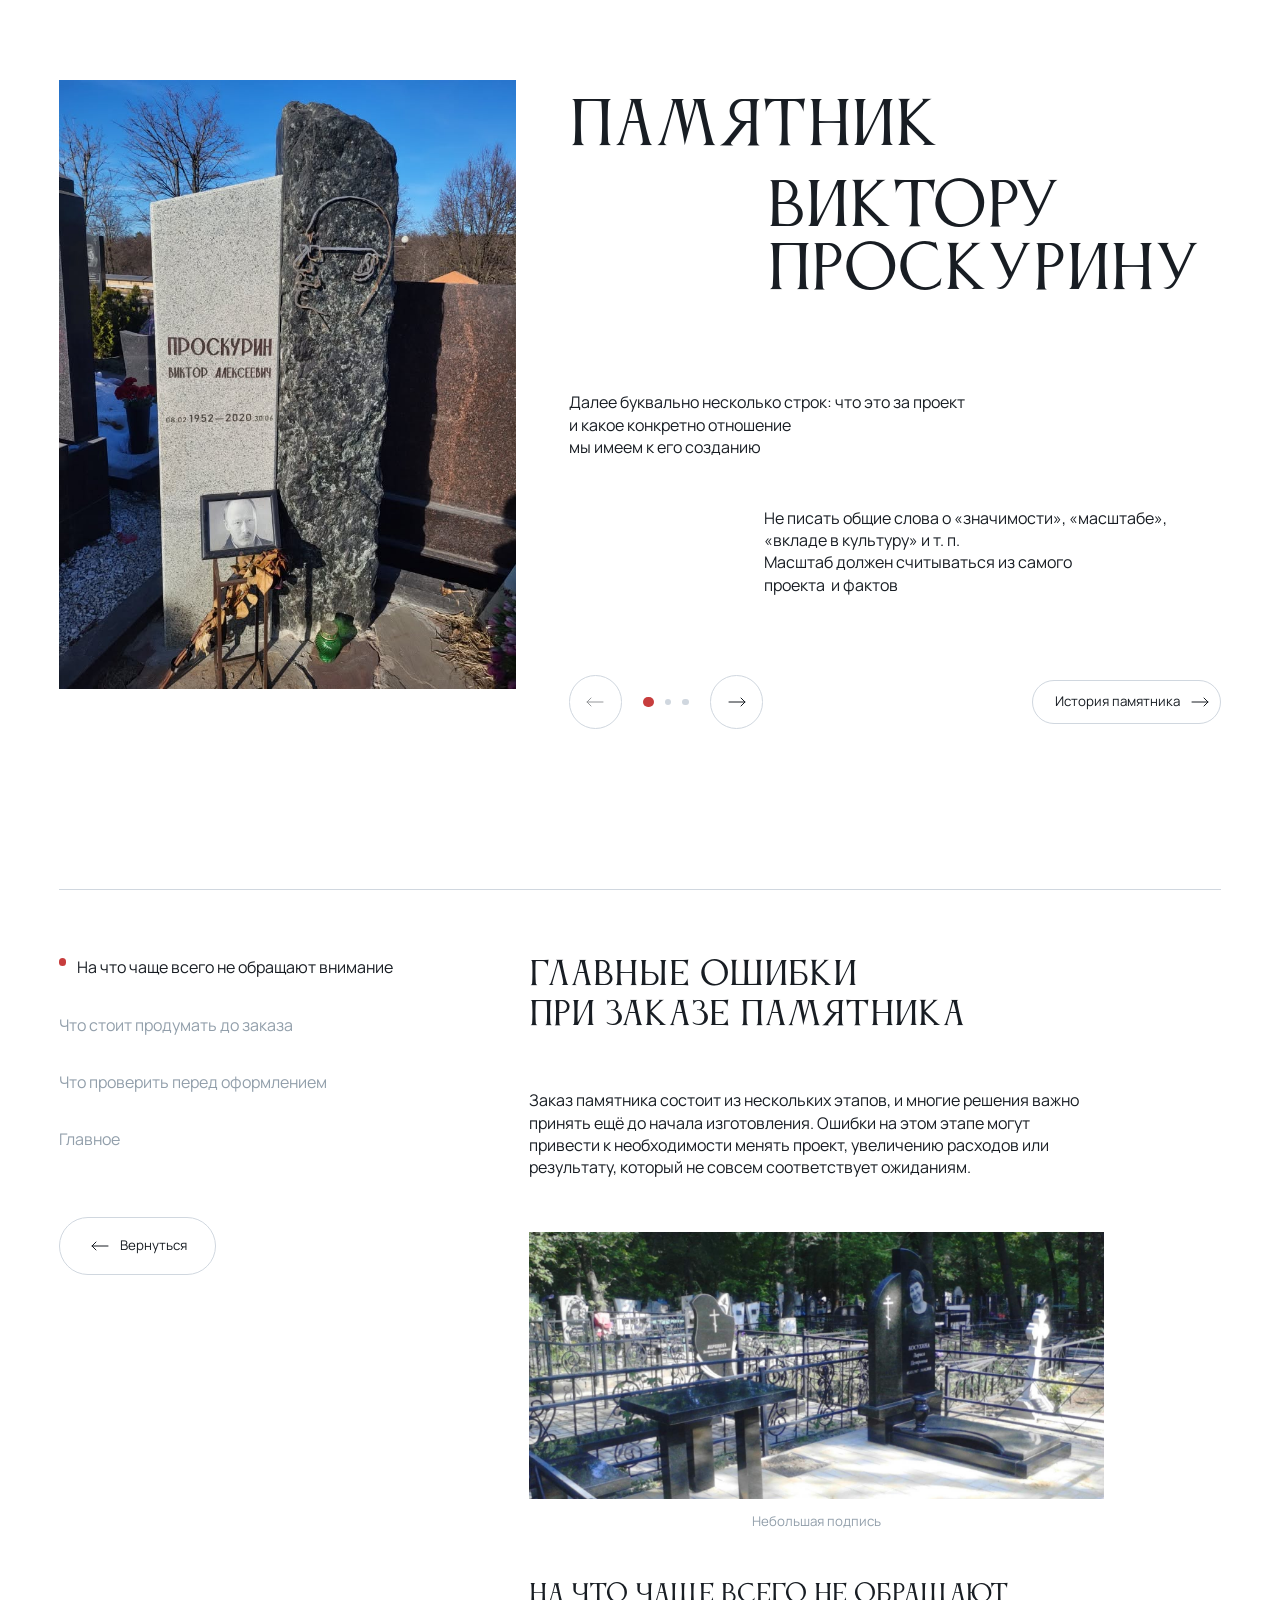
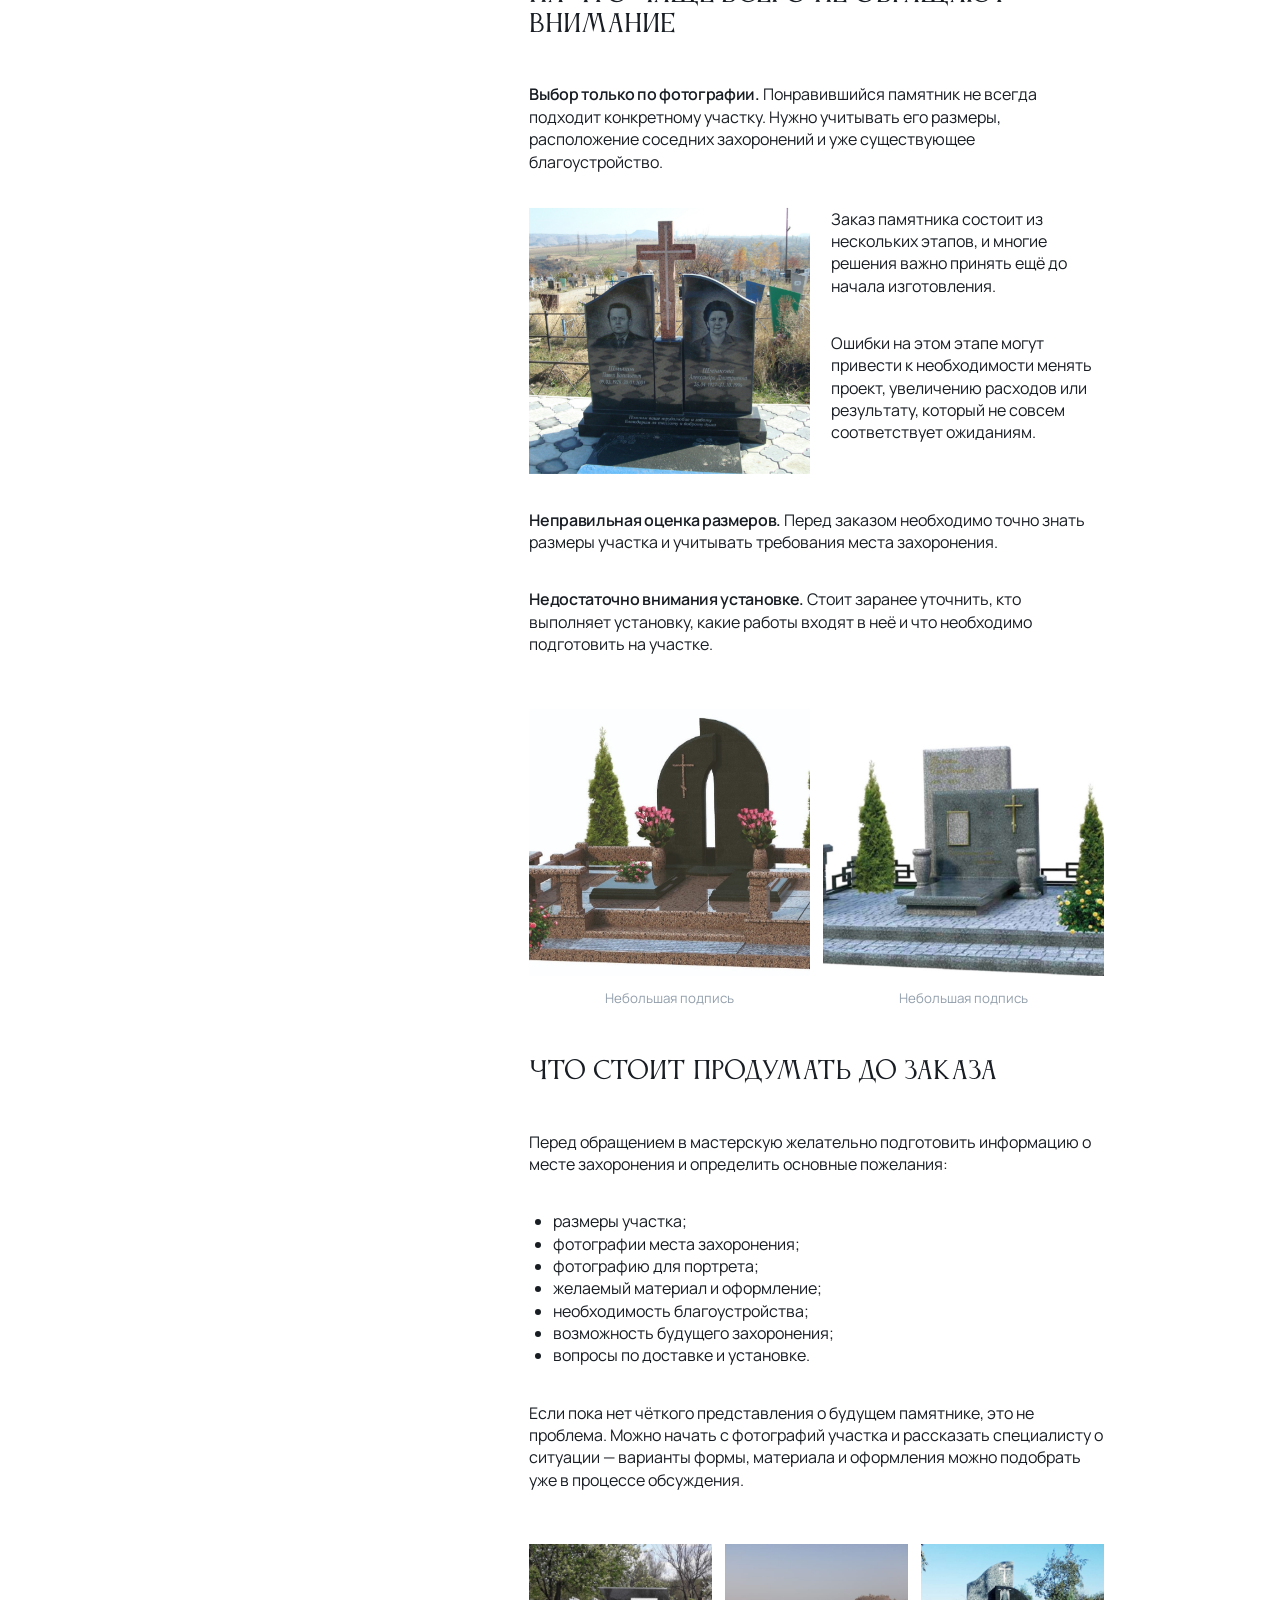
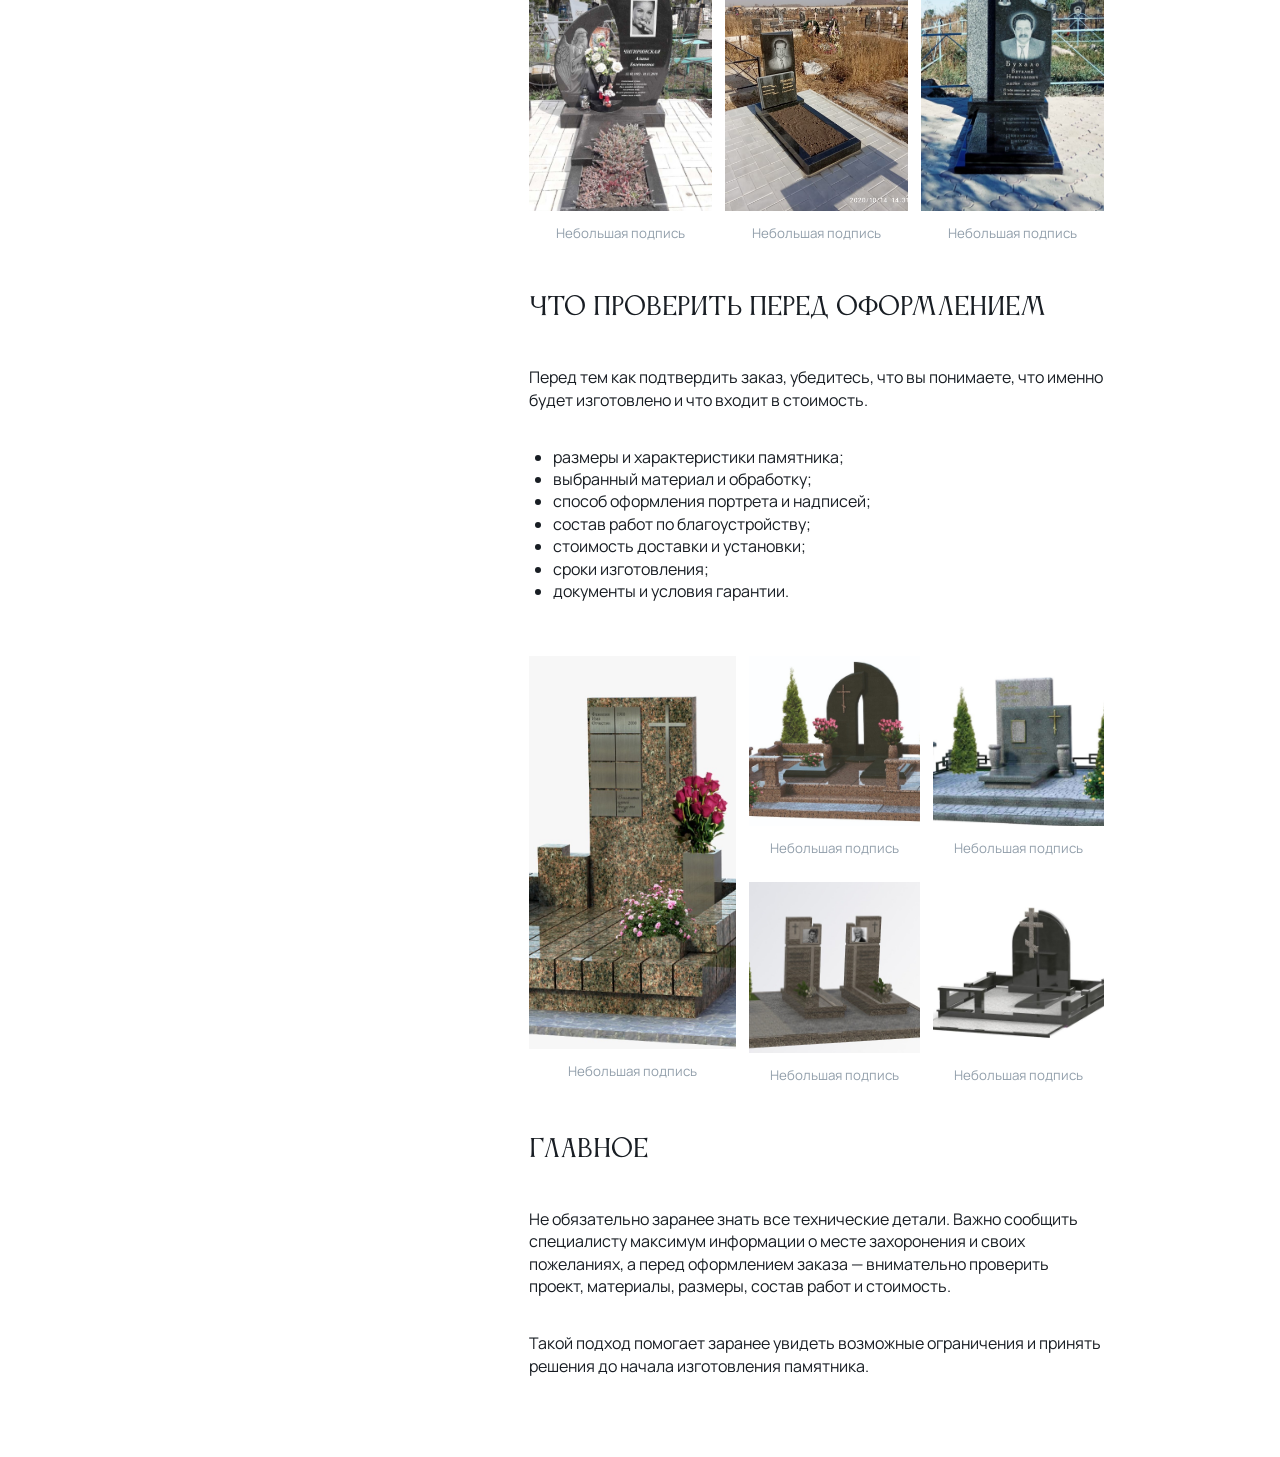
<file: index.html>
<!DOCTYPE html>
<html lang="ru">
<head>
    <meta charset="UTF-8">
    <meta name="viewport" content="width=device-width, initial-scale=1.0">
    <meta name="description" content="Тестовое Задание Новиков Александр">

    <link rel="stylesheet" href="./css/swiper-bundle.min.css">
    <link rel="stylesheet" href="./css/global.css">
    <link rel="stylesheet" href="./css/main.css">
    <link rel="stylesheet" href="./css/article.css">
    <link rel="stylesheet" href="./css/gallery.css">

    <title>Памятник Виктору Проскурину</title>
</head>
<body>
    <main class="page">
        <section class="main-section" id="main" aria-label="Памятник Виктору Проскурину">
            <h1 class="main-mobile-title">Памятник<br>Виктору<br>Проскурину</h1>

            <div class="main-photo">
                <img src="./static/images/proskurin.png" alt="Памятник Виктору Проскурину" width="750" height="1000" fetchpriority="high" decoding="async">
            </div>

            <div class="main-content">
                <div class="swiper main-swiper" aria-label="Истории памятников">
                    <div class="swiper-wrapper">
                        <div class="swiper-slide main-slide" data-image="./static/images/proskurin.png" data-image-alt="Памятник Виктору Проскурину" aria-hidden="false">
                            <h1 class="main-title">
                                <span>Памятник</span>
                                <span>Виктору<br>Проскурину</span>
                            </h1>

                            <p class="main-intro">Далее буквально несколько строк: что это за проект<br class="desktop-break"> и какое конкретно отношение<br class="desktop-break"> мы имеем к его созданию</p>

                            <p class="main-description">Не писать общие слова о «значимости», «масштабе», «вкладе в культуру» и т. п.<br class="desktop-break"> Масштаб должен считываться из самого<br class="desktop-break"> проекта&nbsp; и фактов</p>
                        </div>

                        <div class="swiper-slide main-slide" data-image="./static/images/memorial-portrait-1.jpg" data-image-alt="Памятник с портретом и цветником" aria-hidden="true">
                            <h1 class="main-title">
                                <span>Памятник</span>
                                <span>Виктору<br>Проскурину</span>
                            </h1>

                            <p class="main-intro">Далее буквально несколько строк: что это за проект<br class="desktop-break"> и какое конкретно отношение<br class="desktop-break"> мы имеем к его созданию</p>

                            <p class="main-description">Не писать общие слова о «значимости», «масштабе», «вкладе в культуру» и т. п.<br class="desktop-break"> Масштаб должен считываться из самого<br class="desktop-break"> проекта&nbsp; и фактов</p>
                        </div>

                        <div class="swiper-slide main-slide" data-image="./static/images/memorial-portrait-2.jpg" data-image-alt="Памятник на благоустроенном участке" aria-hidden="true">
                            <h1 class="main-title">
                                <span>Памятник</span>
                                <span>Виктору<br>Проскурину</span>
                            </h1>

                            <p class="main-intro">Далее буквально несколько строк: что это за проект<br class="desktop-break"> и какое конкретно отношение<br class="desktop-break"> мы имеем к его созданию</p>

                            <p class="main-description">Не писать общие слова о «значимости», «масштабе», «вкладе в культуру» и т. п.<br class="desktop-break"> Масштаб должен считываться из самого<br class="desktop-break"> проекта&nbsp; и фактов</p>
                        </div>
                    </div>
                </div>

                <div class="main-controls">
                    <div class="main-navigation">
                        <button class="main-arrow-button main-prev" type="button" aria-label="Предыдущий слайд" disabled>
                            <img class="arrow arrow-left" src="./static/svg/arrow.svg" width="36" height="36" alt="" aria-hidden="true">
                        </button>

                        <div class="main-pagination" aria-label="Выбор слайда">
                            <button class="main-dot main-dot-active" type="button" data-slide="0" aria-label="Слайд 1" aria-current="true"></button>
                            <button class="main-dot" type="button" data-slide="1" aria-label="Слайд 2"></button>
                            <button class="main-dot" type="button" data-slide="2" aria-label="Слайд 3"></button>
                        </div>

                        <button class="main-arrow-button main-next" type="button" aria-label="Следующий слайд">
                            <img class="arrow" src="./static/svg/arrow.svg" width="36" height="36" alt="" aria-hidden="true">
                        </button>
                    </div>

                    <a class="main-history" href="#article">История памятника<img class="arrow" src="./static/svg/arrow.svg" width="36" height="36" alt="" aria-hidden="true"></a>
                </div>
            </div>
        </section>


        <div class="article-layout" id="article">
            <aside class="article-sidebar">
                <nav class="article-navigation" aria-label="Разделы статьи">
                    <a class="article-navigation-link article-navigation-link-active" href="#attention" aria-current="location">На что чаще всего не обращают внимание</a>
                    <a class="article-navigation-link" href="#preparation">Что стоит продумать до заказа</a>
                    <a class="article-navigation-link" href="#order">Что проверить перед оформлением</a>
                    <a class="article-navigation-link" href="#summary">Главное</a>
                </nav>

                <a class="article-back" href="#main"><img class="arrow arrow-left" src="./static/svg/arrow.svg" width="36" height="36" alt="" aria-hidden="true">Вернуться</a>
            </aside>

            <article class="article" aria-labelledby="article-title">
                <header class="article-introduction">
                    <h2 id="article-title">Главные ошибки<br>при заказе памятника</h2>

                    <p>Заказ памятника состоит из нескольких этапов, и многие решения важно принять ещё до начала изготовления. Ошибки на этом этапе могут привести к необходимости менять проект, увеличению расходов или результату, который не совсем соответствует ожиданиям.</p>
                </header>

                <div class="gallery gallery-single">
                    <figure class="gallery-photo">
                        <button class="gallery-image gallery-open" type="button" aria-label="Открыть фотографию">
                            <img src="./static/images/memorial-site.jpg" alt="Памятник на благоустроенном участке с оградой" loading="lazy" decoding="async">
                        </button>

                        <figcaption class="gallery-caption">Небольшая подпись</figcaption>
                    </figure>
                </div>

                <section class="article-section" id="attention" aria-labelledby="attention-title">
                    <h3 id="attention-title">На что чаще всего не обращают внимание</h3>

                    <div class="attention-content">
                        <p class="choice"><strong>Выбор только по фотографии.</strong> Понравившийся памятник не всегда подходит конкретному участку. Нужно учитывать его размеры, расположение соседних захоронений и уже существующее благоустройство.</p>

                        <div class="photo-text">
                            <button class="article-image gallery-open" type="button" aria-label="Открыть фотографию">
                                <img src="./static/images/family-memorial.jpg" alt="Семейный памятник с двумя портретами и крестом" loading="lazy" decoding="async">
                            </button>

                            <div class="photo-description">
                                <p>Заказ памятника состоит из нескольких этапов, и многие решения важно принять ещё до начала изготовления.</p>

                                <p>Ошибки на этом этапе могут привести к необходимости менять проект, увеличению расходов или результату, который не совсем соответствует ожиданиям.</p>
                            </div>
                        </div>

                        <p class="dimensions"><strong>Неправильная оценка размеров.</strong> Перед заказом необходимо точно знать размеры участка и учитывать требования места захоронения.</p>

                        <p class="installation"><strong>Недостаточно внимания установке.</strong> Стоит заранее уточнить, кто выполняет установку, какие работы входят в неё и что необходимо подготовить на участке.</p>
                    </div>
                </section>

                <div class="gallery gallery-pair">
                    <figure class="gallery-photo">
                        <button class="gallery-image gallery-open" type="button" aria-label="Открыть фотографию">
                            <img src="./static/images/memorial-project-1.jpg" alt="Проект памятника с крестом и благоустройством" loading="lazy" decoding="async">
                        </button>

                        <figcaption class="gallery-caption">Небольшая подпись</figcaption>
                    </figure>

                    <figure class="gallery-photo">
                        <button class="gallery-image crop-project gallery-open" type="button" aria-label="Открыть фотографию">
                            <img src="./static/images/memorial-project-2.jpg" alt="Проект памятника с серой гранитной стелой" loading="lazy" decoding="async">
                        </button>

                        <figcaption class="gallery-caption">Небольшая подпись</figcaption>
                    </figure>
                </div>

                <section class="article-section" id="preparation" aria-labelledby="preparation-title">
                    <h3 id="preparation-title">Что стоит продумать до заказа</h3>

                    <div class="article-content">
                        <p>Перед обращением в мастерскую желательно подготовить информацию о месте захоронения и определить основные пожелания:</p>

                        <ul>
                            <li>размеры участка;</li>
                            <li>фотографии места захоронения;</li>
                            <li>фотографию для портрета;</li>
                            <li>желаемый материал и оформление;</li>
                            <li>необходимость благоустройства;</li>
                            <li>возможность будущего захоронения;</li>
                            <li>вопросы по доставке и установке.</li>
                        </ul>

                        <p>Если пока нет чёткого представления о будущем памятнике, это не проблема. Можно начать с фотографий участка и рассказать специалисту о ситуации — варианты формы, материала и оформления можно подобрать уже в процессе обсуждения.</p>
                    </div>
                </section>

                <div class="gallery gallery-triple">
                    <figure class="gallery-photo">
                        <button class="gallery-image gallery-open" type="button" aria-label="Открыть фотографию">
                            <img src="./static/images/memorial-portrait-1.jpg" alt="Памятник с портретом и цветником" loading="lazy" decoding="async">
                        </button>

                        <figcaption class="gallery-caption">Небольшая подпись</figcaption>
                    </figure>

                    <figure class="gallery-photo">
                        <button class="gallery-image gallery-open" type="button" aria-label="Открыть фотографию">
                            <img src="./static/images/memorial-portrait-2.jpg" alt="Памятник с портретом на благоустроенном участке" loading="lazy" decoding="async">
                        </button>

                        <figcaption class="gallery-caption">Небольшая подпись</figcaption>
                    </figure>

                    <figure class="gallery-photo">
                        <button class="gallery-image gallery-open" type="button" aria-label="Открыть фотографию">
                            <img src="./static/images/memorial-portrait-3.jpg" alt="Гранитный памятник с гравированным портретом" loading="lazy" decoding="async">
                        </button>

                        <figcaption class="gallery-caption">Небольшая подпись</figcaption>
                    </figure>
                </div>

                <section class="article-section" id="order" aria-labelledby="order-title">
                    <h3 id="order-title">Что проверить перед оформлением</h3>

                    <div class="article-content">
                        <p>Перед тем как подтвердить заказ, убедитесь, что вы понимаете, что именно будет изготовлено и что входит в стоимость.</p>

                        <ul>
                            <li>размеры и характеристики памятника;</li>
                            <li>выбранный материал и обработку;</li>
                            <li>способ оформления портрета и надписей;</li>
                            <li>состав работ по благоустройству;</li>
                            <li>стоимость доставки и установки;</li>
                            <li>сроки изготовления;</li>
                            <li>документы и условия гарантии.</li>
                        </ul>
                    </div>
                </section>

                <div class="gallery gallery-mosaic">
                    <figure class="gallery-photo">
                        <button class="gallery-image crop-tall gallery-open" type="button" aria-label="Открыть фотографию">
                            <img src="./static/images/memorial-project-3.jpg" alt="Проект мемориального комплекса со скамейкой и цветами" loading="lazy" decoding="async">
                        </button>

                        <figcaption class="gallery-caption">Небольшая подпись</figcaption>
                    </figure>

                    <figure class="gallery-photo">
                        <button class="gallery-image gallery-open" type="button" aria-label="Открыть фотографию">
                            <img src="./static/images/memorial-project-1.jpg" alt="Проект комплекса с крестом" loading="lazy" decoding="async">
                        </button>

                        <figcaption class="gallery-caption">Небольшая подпись</figcaption>
                    </figure>

                    <figure class="gallery-photo">
                        <button class="gallery-image crop-wide gallery-open" type="button" aria-label="Открыть фотографию">
                            <img src="./static/images/memorial-project-2.jpg" alt="Проект комплекса с гранитной стелой" loading="lazy" decoding="async">
                        </button>

                        <figcaption class="gallery-caption">Небольшая подпись</figcaption>
                    </figure>

                    <figure class="gallery-photo">
                        <button class="gallery-image crop-detail gallery-open" type="button" aria-label="Открыть фотографию">
                            <img src="./static/images/memorial-project-4.jpg" alt="Проект благоустройства семейного захоронения" loading="lazy" decoding="async">
                        </button>

                        <figcaption class="gallery-caption">Небольшая подпись</figcaption>
                    </figure>

                    <figure class="gallery-photo">
                        <button class="gallery-image gallery-open" type="button" aria-label="Открыть фотографию">
                            <img src="./static/images/memorial-project-5.jpg" alt="Проект памятника из тёмного камня" loading="lazy" decoding="async">
                        </button>

                        <figcaption class="gallery-caption">Небольшая подпись</figcaption>
                    </figure>
                </div>

                <section class="article-section" id="summary" aria-labelledby="summary-title">
                    <h3 id="summary-title">Главное</h3>

                    <div class="article-content">
                        <p>Не обязательно заранее знать все технические детали. Важно сообщить специалисту максимум информации о месте захоронения и своих пожеланиях, а перед оформлением заказа — внимательно проверить проект, материалы, размеры, состав работ и стоимость.</p>

                        <p>Такой подход помогает заранее увидеть возможные ограничения и принять решения до начала изготовления памятника.</p>
                    </div>
                </section>
            </article>
        </div>
    </main>

    <script src="./js/swiper-bundle.min.js" defer></script>
    <script src="./js/slider.js" defer></script>
    <script src="./js/scroll.js" defer></script>
    <script src="./js/gallery.js" defer></script>
</body>
</html>
</file>
<file: css/global.css>
:root {
    --color-900: #181D23;
    --color-300: #929FAB;
    --color-100: #D0D7DF;
    --color-500: #C73D3D;
    --color-0: #FFFFFF;
}

@font-face {
    font-family: "Anticva";
    src: url("../static/fonts/Anticva-Regular.otf") format("opentype");
    font-weight: 400;
    font-style: normal;
    font-display: swap;
}

@font-face {
    font-family: "Manrope";
    src: url("../static/fonts/Manrope.ttf") format("truetype");
    font-weight: 200 800;
    font-style: normal;
    font-display: swap;
}

* {
    box-sizing: border-box;
}

html {
    font-size: min(0.8333333333vw, calc(1254px / 109));
    scroll-behavior: smooth;
    scrollbar-color: #000000 var(--color-0);
}

::-webkit-scrollbar {
    width: 8px;
    height: 8px;
    background: var(--color-0);
}

::-webkit-scrollbar-track,
::-webkit-scrollbar-corner {
    background: var(--color-0);
}

::-webkit-scrollbar-thumb {
    background: #000000;
    border-radius: 8px;
}

::-webkit-scrollbar-button {
    display: none;
    width: 0;
    height: 0;
}

@supports selector(::-webkit-scrollbar) {
    html {
        scrollbar-color: auto;
    }
}

::selection {
    background: #000000;
    color: var(--color-0);
}

body {
    margin: 0;
    background: var(--color-0);
    color: var(--color-900);
    font-family: "Manrope", Arial, sans-serif;
    font-size: max(14px, 1rem);
    -webkit-font-smoothing: antialiased;
}

h1,
h2,
h3,
p,
figure,
ul {
    margin: 0;
}

a {
    color: inherit;
    text-decoration: none;
}

button {
    padding: 0;
    border: 0;
    background: transparent;
    color: inherit;
    font: inherit;
    cursor: pointer;
}

a,
button {
    -webkit-tap-highlight-color: transparent;
}

a:focus-visible,
button:focus-visible {
    outline: 2px solid var(--color-500);
    outline-offset: 5px;
}

@media (max-width: 480px) {
    html {
        font-size: 16px;
    }
}

@media (prefers-reduced-motion: reduce) {
    html {
        scroll-behavior: auto;
    }

    *,
    *::before,
    *::after {
        transition-duration: 0.01ms !important;
    }
}

.page {
    width: calc(100% - 11rem);
    max-width: 1254px;
    margin-inline: auto;
    padding-bottom: 7.5rem;
}

@media (max-width: 480px) {
    .page {
        width: calc(100% - 32px);
        padding-bottom: 80px;
    }
}

.main-photo img,
.article-image img,
.gallery-image img {
    position: absolute;
    inset: 0;
    width: 100%;
    height: 100%;
}

.arrow {
    width: 2.25rem;
    height: 2.25rem;
    flex-shrink: 0;
}

.arrow-left {
    transform: rotate(180deg);
}

@media (max-width: 480px) {
    .arrow {
        width: 24px;
        height: 24px;
    }
}
</file>
<file: css/main.css>
.main-arrow-button:disabled .arrow {
    opacity: 0.45;
}

.main-section {
    display: grid;
    grid-template-columns: 686fr 979fr;
    gap: 4.9375rem;
    padding-top: 7.5rem;
}

.main-mobile-title {
    display: none;
}

.main-photo {
    position: relative;
    align-self: start;
    aspect-ratio: 686/914;
}

.main-photo img {
    object-fit: cover;
}

.main-content {
    min-width: 0;
    padding-top: 1.5rem;
}

.main-swiper {
    width: 100%;
}

.main-slide {
    min-height: 41.6875rem;
    font-size: max(12px, 1.5rem);
    line-height: 1.4;
}

.main-title {
    font-family: "Anticva", Georgia, serif;
    font-weight: 400;
    font-size: 5.5rem;
    line-height: 1.08;
    text-transform: uppercase;
}

.main-title span {
    display: block;
    text-box: trim-both cap alphabetic;
}

.main-title span + span {
    margin-top: 1.625rem;
    margin-left: 18.625rem;
}

.main-intro {
    width: 63.94%;
    margin-top: 8.25rem;
}

.main-description {
    width: 70.07%;
    margin-top: 4.5rem;
    margin-left: auto;
}

.main-intro,
.main-description {
    text-box: trim-both cap alphabetic;
}

.main-controls {
    display: flex;
    align-items: center;
    justify-content: space-between;
    gap: 1.5rem;
    margin-top: 7.4375rem;
}

.main-navigation {
    display: flex;
    align-items: center;
    gap: 2rem;
}

.main-arrow-button {
    display: flex;
    align-items: center;
    justify-content: center;
    width: 5rem;
    height: 5rem;
    border: 1px solid var(--color-100);
    border-radius: 50%;
    transition: border-color 0.3s;
}

.main-arrow-button:disabled {
    color: var(--color-300);
    cursor: default;
}

.main-arrow-button:hover:not(:disabled) {
    border-color: var(--color-900);
}

.main-pagination {
    display: flex;
    align-items: center;
    justify-content: space-between;
    width: 4.25rem;
    height: 1rem;
    gap: 1rem;
}

.main-dot {
    position: relative;
    width: 0.625rem;
    height: 0.625rem;
    flex-shrink: 0;
    border-radius: 50%;
    background: var(--color-100);
    transition: background-color 0.3s;
}

.main-dot:not(.main-dot-active):hover {
    background: color-mix(in srgb, var(--color-500) 50%, var(--color-0));
}

.main-dot::before {
    position: absolute;
    content: "";
    inset: -10px;
}

.main-dot-active {
    width: 1rem;
    height: 1rem;
    background: var(--color-500);
}

.main-history {
    display: flex;
    align-items: center;
    gap: 0.75rem;
    padding: 0.8125rem 0.8125rem 0.8125rem 2rem;
    border: 1px solid var(--color-100);
    border-radius: 6.25rem;
    font-size: max(10px, 1.25rem);
    line-height: 1;
    white-space: nowrap;
    transition: border-color 0.3s;
}

.main-history:hover {
    border-color: var(--color-900);
}

@media (max-width: 480px) {
    .main-section {
        display: flex;
        flex-direction: column;
        justify-content: center;
        min-height: 100vh;
        min-height: 100dvh;
        gap: 32px;
        padding-block: 16px;
    }

    .main-mobile-title {
        display: block;
        font-family: "Anticva", Georgia, serif;
        font-size: 28px;
        font-weight: 400;
        line-height: 1.08;
        text-transform: uppercase;
        text-box: trim-both cap alphabetic;
    }

    .main-photo {
        width: 100%;
        height: 369px;
        max-height: 369px;
        flex: 1 0 160px;
        aspect-ratio: auto;
    }

    .main-content {
        width: 100%;
        padding-top: 0;
    }

    .main-slide {
        min-height: 0;
        font-size: 14px;
        line-height: 1.5;
    }

    .main-title,
    .desktop-break {
        display: none;
    }

    .main-intro,
    .main-description {
        width: 100%;
        margin: 0;
    }

    .main-description {
        margin-top: 32px;
    }

    .main-controls {
        flex-direction: column-reverse;
        gap: 32px;
        margin-top: 32px;
    }

    .main-navigation {
        gap: 0;
    }

    .main-arrow-button {
        display: none;
    }

    .main-pagination {
        width: 46px;
        height: 11px;
        gap: 10px;
    }

    .main-dot {
        width: 7px;
        height: 7px;
    }

    .main-dot-active {
        width: 11px;
        height: 11px;
    }

    .main-history {
        gap: 12px;
        padding: 13px 13px 13px 24px;
        font-size: 14px;
    }
}
</file>
<file: css/article.css>
.article-layout {
    display: grid;
    grid-template-columns: 31.625rem minmax(0, 53.875rem);
    column-gap: 12.5rem;
    padding-top: 6.25rem;
    margin-top: 15rem;
    border-top: 1px solid var(--color-100);
    scroll-margin-top: 2rem;
}

.article {
    display: flex;
    min-width: 0;
    flex-direction: column;
    gap: 5rem;
    font-size: max(14px, 1.5rem);
    line-height: 1.4;
}

.article h2,
.article h3 {
    font-family: "Anticva", Georgia, serif;
    font-weight: 400;
    text-transform: uppercase;
    line-height: 1.24;
    text-box: trim-both cap alphabetic;
}

.article h2 {
    font-size: max(24px, 3rem);
}

.article h3 {
    font-size: max(18px, 2.25rem);
}

.article p,
.article ul {
    text-box: trim-both cap alphabetic;
}

.article strong {
    font-weight: 600;
    letter-spacing: -0.02em;
}

.article ul {
    padding-left: 1.5em;
}

.article-introduction {
    display: flex;
    flex-direction: column;
    gap: 5rem;
}

.article-section {
    scroll-margin-top: 6.25rem;
}

.article-section h3 {
    margin-bottom: 4rem;
}

.article-content,
.attention-content,
.photo-description {
    display: flex;
    flex-direction: column;
    gap: 3.25rem;
}

.photo-text {
    display: grid;
    grid-template-columns: 421fr 409fr;
    gap: 2rem;
}

.article-image {
    position: relative;
    height: 25rem;
}

.article-image img {
    object-fit: cover;
}

@media (max-width: 480px) {
    .article-layout {
        display: block;
        padding-top: 0;
        margin-top: 80px;
        border-top: 0;
    }

    .article {
        gap: 44px;
        font-size: 16px;
    }

    .article h2 {
        font-size: 28px;
        line-height: 1.08;
    }

    .article h3 {
        font-size: 20px;
        line-height: 1.4;
    }

    .article-introduction {
        gap: 44px;
    }

    .article-section {
        scroll-margin-top: 24px;
    }

    .article-section h3 {
        margin-bottom: 44px;
    }

    .article-content,
    .attention-content,
    .photo-description {
        gap: 32px;
    }

    .photo-text {
        display: flex;
        flex-direction: column;
        gap: 32px;
        order: 2;
    }

    .dimensions {
        order: 1;
    }

    .installation {
        order: 3;
    }

    .article-image {
        height: 200px;
    }
}

.article-sidebar {
    position: sticky;
    top: 6.25rem;
    align-self: start;
}

.article-navigation {
    display: flex;
    align-items: flex-start;
    flex-direction: column;
    gap: 3.25rem;
}

.article-navigation-link {
    position: relative;
    max-width: 100%;
    font-size: max(12px, 1.5rem);
    line-height: 1.4;
    text-box: trim-both cap alphabetic;
}

.article-navigation-link {
    color: var(--color-300);
    transition: color 0.3s;
}

.article-navigation-link:hover {
    color: var(--color-900);
}

.article-navigation-link-active {
    color: var(--color-900);
    width: calc(100% + 0.1875rem);
    max-width: none;
    padding-left: 1.6875rem;
}

.article-navigation-link-active::before {
    position: absolute;
    top: 0.1875rem;
    left: 0;
    width: 0.6875rem;
    height: 0.6875rem;
    border-radius: 50%;
    background: var(--color-500);
    content: "";
}

.article-back {
    display: inline-flex;
    align-items: center;
    justify-content: center;
    gap: 0.75rem;
    min-width: 14.75rem;
    min-height: 5.5rem;
    padding: 1.5rem 2.5rem;
    margin-top: 6.25rem;
    border: 1px solid var(--color-100);
    border-radius: 6.25rem;
    font-size: max(12px, 1.25rem);
    line-height: 1;
    transition: border-color 0.3s;
}

.article-back:hover {
    border-color: var(--color-900);
}

@media (max-width: 480px) {
    .article-sidebar {
        display: none;
    }
}
</file>
<file: css/gallery.css>
.gallery {
    display: grid;
    gap: 1.25rem;
}

.gallery-photo {
    min-width: 0;
}

.gallery-image {
    position: relative;
    height: 25rem;
    overflow: hidden;
}

.gallery-image img {
    object-fit: cover;
}

.gallery-caption {
    margin-top: 1.5rem;
    color: var(--color-300);
    font-size: max(11px, 1.25rem);
    line-height: 1;
    text-align: center;
    text-box: trim-both cap alphabetic;
}

.gallery-pair {
    grid-template-columns: repeat(2, minmax(0, 1fr));
}

.gallery-triple {
    grid-template-columns: repeat(3, minmax(0, 1fr));
}

.gallery-mosaic {
    grid-template-columns: 310fr 256fr 256fr;
    row-gap: 2.5rem;
}

.gallery-mosaic .gallery-photo:first-child {
    grid-row: span 2;
}

.gallery-mosaic .gallery-photo:first-child .gallery-image {
    height: 36.875rem;
}

.gallery-mosaic .gallery-image {
    height: 16rem;
}

.crop-project img {
    width: 159.095%;
    height: 120.5%;
    max-width: none;
    left: -41.62%;
    top: -5.125%;
}

.crop-tall img {
    width: 253.764%;
    max-width: none;
    left: -105.98%;
}

.crop-wide img {
    width: 171.23%;
    height: 123.22%;
    max-width: none;
    left: -46.54%;
    top: -6.69%;
}

.crop-detail img {
    width: 182.08%;
    height: 136.56%;
    max-width: none;
    left: -65.85%;
    top: -25.19%;
}

@media (max-width: 480px) {
    .gallery {
        column-gap: 6px;
        row-gap: 20px;
    }

    .gallery-image {
        height: 206px;
    }

    .gallery-single .gallery-image {
        height: 200px;
    }

    .gallery-caption {
        margin-top: 12px;
        font-size: 14px;
    }

    .gallery-pair {
        padding-block: 6px;
    }

    .gallery-triple,
    .gallery-mosaic {
        grid-template-columns: repeat(2, minmax(0, 1fr));
    }

    .gallery-triple .gallery-photo:last-child,
    .gallery-mosaic .gallery-photo:nth-child(3) {
        grid-column: 1/-1;
    }

    .gallery-mosaic .gallery-photo:first-child {
        grid-row: auto;
    }

    .gallery-mosaic .gallery-photo:first-child .gallery-image {
        height: 206px;
    }

    .gallery-mosaic .gallery-image {
        height: 206px;
    }

    .crop-project img,
    .crop-wide img,
    .crop-tall img,
    .crop-detail img {
        width: 100%;
        height: 100%;
        left: 0;
        top: 0;
    }
}

.gallery-open {
    display: block;
    width: 100%;
    cursor: zoom-in;
}

.photo-gallery {
    width: 100%;
    max-width: none;
    height: 100%;
    max-height: none;
    padding: 48px;
    border: 0;
    background: transparent;
    color: var(--color-0);
}

.photo-gallery[open] {
    display: grid;
    grid-template-columns: 48px minmax(0, 1fr) 48px;
    align-items: center;
    gap: 16px;
}

.photo-gallery::backdrop {
    background: rgb(0 0 0 / 90%);
}

.photo-gallery-content {
    display: flex;
    min-width: 0;
    max-height: 100%;
    flex-direction: column;
    align-items: center;
    gap: 16px;
}

.photo-gallery-image {
    display: block;
    max-width: 100%;
    max-height: calc(100dvh - 160px);
    object-fit: contain;
    touch-action: pan-y;
}

.photo-gallery-caption {
    font-size: 14px;
    line-height: 1.5;
    text-align: center;
    overflow-wrap: anywhere;
}

.photo-gallery-close,
.photo-gallery-prev,
.photo-gallery-next {
    font-size: 40px;
    line-height: 1;
    transition: opacity 0.3s;
}

.photo-gallery-close:hover,
.photo-gallery-prev:hover,
.photo-gallery-next:hover {
    opacity: 0.6;
}

.photo-gallery-close {
    position: absolute;
    top: 12px;
    right: 16px;
    width: 40px;
    height: 40px;
}

.photo-gallery-prev[hidden],
.photo-gallery-next[hidden] {
    visibility: hidden;
    display: block;
}

@media (max-width: 480px) {
    .photo-gallery {
        padding: 56px 12px 24px;
    }

    .photo-gallery[open] {
        grid-template-columns: 24px minmax(0, 1fr) 24px;
        gap: 8px;
    }
}
</file>
